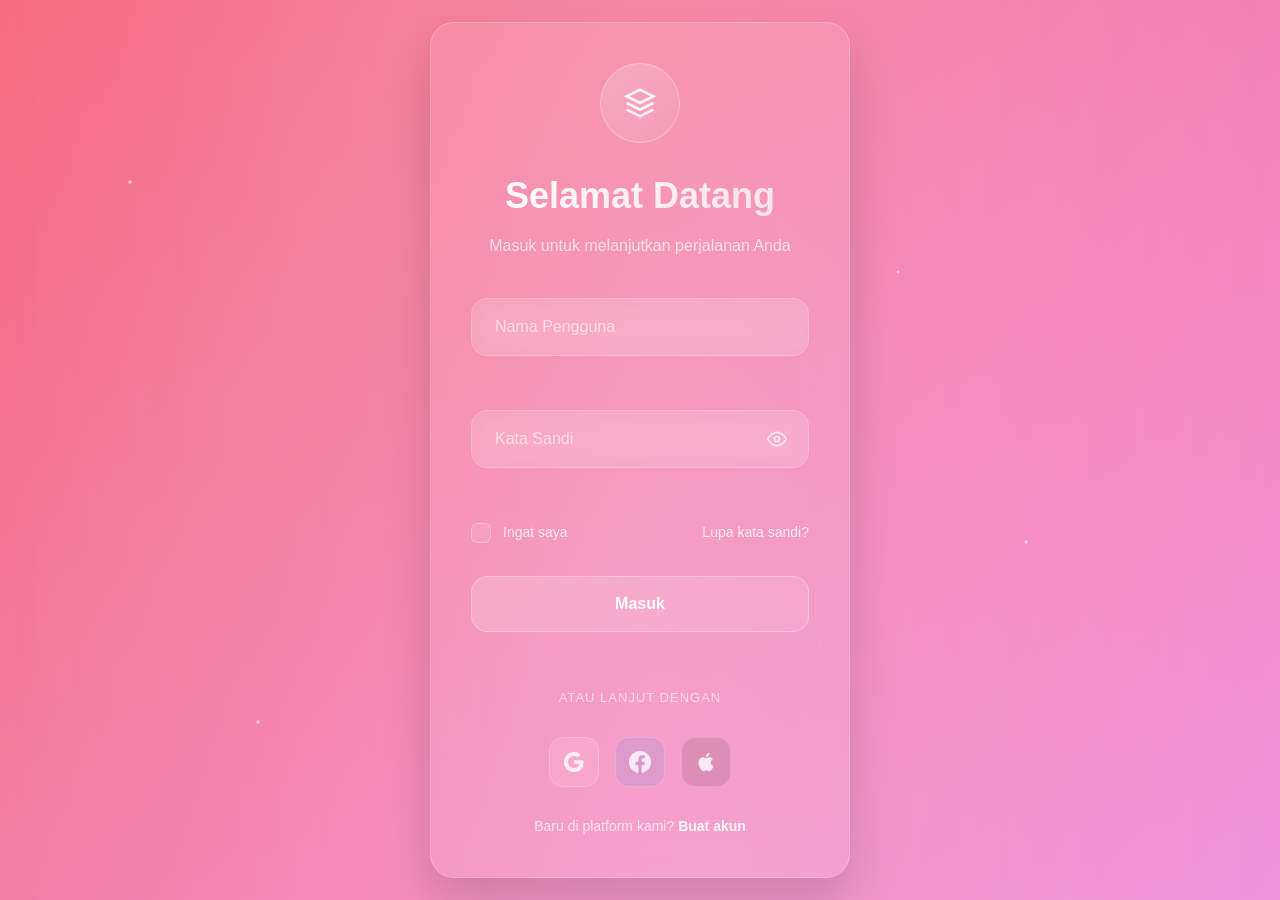
<file: login/index.html>
<!DOCTYPE html>
<html lang="en">
<head>
    <meta charset="UTF-8">
    <meta name="viewport" content="width=device-width, initial-scale=1.0">
    <title>Form Login Gradient Wave</title>
    <meta name="description" content="Form login animasi gradient dengan efek card tilt parallax, ripple, dan partikel bergerak.">
    <meta name="author" content="Aigars Silkalns / Colorlib">
    <link rel="canonical" href="https://puikinsh.github.io/login-forms/forms/gradient-wave/">
    <link rel="icon" type="image/svg+xml" href="data:image/svg+xml,<svg xmlns='http://www.w3.org/2000/svg' viewBox='0 0 100 100'><circle cx='50' cy='50' r='48' fill='%236366f1'/><text x='50' y='68' font-size='60' text-anchor='middle' fill='white' font-family='system-ui,sans-serif'>L</text></svg>">
    <meta property="og:type" content="website">
    <meta property="og:title" content="Form Login Gradient Wave">
    <meta property="og:description" content="Form login animasi gradient dengan efek card tilt parallax, ripple, dan partikel bergerak.">
    <meta property="og:url" content="https://puikinsh.github.io/login-forms/forms/gradient-wave/">
    <meta property="og:image" content="https://puikinsh.github.io/login-forms/assets/screenshots/gradient-wave.png">
    <meta name="twitter:card" content="summary_large_image">
    <meta name="twitter:title" content="Form Login Gradient Wave">
    <meta name="twitter:description" content="Form login animasi gradient dengan efek card tilt parallax, ripple, dan partikel bergerak.">
    <meta name="twitter:image" content="https://puikinsh.github.io/login-forms/assets/screenshots/gradient-wave.png">
    <link rel="stylesheet" href="style.css">
</head>
<body>
    <div class="wave-container">
        <div class="wave wave-1"></div>
        <div class="wave wave-2"></div>
        <div class="wave wave-3"></div>
        <div class="wave wave-4"></div>
    </div>

    <div class="gradient-particles">
        <div class="particle"></div>
        <div class="particle"></div>
        <div class="particle"></div>
        <div class="particle"></div>
        <div class="particle"></div>
        <div class="particle"></div>
    </div>

    <div class="login-container">
        <div class="login-card">
            <div class="card-glow"></div>

            <div class="login-header">
                <div class="gradient-icon">
                    <div class="icon-wave"></div>
                    <svg viewBox="0 0 24 24" fill="none" stroke="currentColor" stroke-width="2">
                        <path d="M12 2L2 7l10 5 10-5-10-5z"/>
                        <path d="M2 17l10 5 10-5"/>
                        <path d="M2 12l10 5 10-5"/>
                    </svg>
                </div>

                <h2>Selamat Datang</h2>
                <p>Masuk untuk melanjutkan perjalanan Anda</p>
            </div>
            
            <form class="login-form" id="loginForm" novalidate>
                <div class="form-group">
                    <div class="input-container">
                        <div class="input-bg"></div>
                        <input type="username" id="username" name="username" required autocomplete="username" placeholder=" ">
                        <label for="username">Nama Pengguna</label>
                        <div class="input-wave"></div>
                    </div>
                    <span class="error-message" id="emailError"></span>
                </div>

                <div class="form-group">
                    <div class="input-container password-container">
                        <div class="input-bg"></div>
                        <input type="password" id="password" name="password" required autocomplete="current-password" placeholder=" ">
                        <label for="password">Kata Sandi</label>
                        <button type="button" class="password-toggle" id="passwordToggle" aria-label="Toggle password visibility">
                            <div class="toggle-bg"></div>
                            <div class="toggle-icon">
                                <svg class="eye-open" viewBox="0 0 24 24" fill="none" stroke="currentColor" stroke-width="2">
                                    <path d="M1 12s4-8 11-8 11 8 11 8-4 8-11 8-11-8-11-8z"/>
                                    <circle cx="12" cy="12" r="3"/>
                                </svg>
                                <svg class="eye-closed" viewBox="0 0 24 24" fill="none" stroke="currentColor" stroke-width="2">
                                    <path d="M17.94 17.94A10.07 10.07 0 0 1 12 20c-7 0-11-8-11-8a18.45 18.45 0 0 1 5.06-5.94M9.9 4.24A9.12 9.12 0 0 1 12 4c7 0 11 8 11 8a18.5 18.5 0 0 1-2.16 3.19m-6.72-1.07a3 3 0 1 1-4.24-4.24"/>
                                    <line x1="1" y1="1" x2="23" y2="23"/>
                                </svg>
                            </div>
                        </button>
                        <div class="input-wave"></div>
                    </div>
                    <span class="error-message" id="passwordError"></span>
                </div>

                <div class="form-options">
                    <div class="checkbox-container">
                        <input type="checkbox" id="remember" name="remember">
                        <label for="remember" class="checkbox-label">
                            <div class="gradient-checkbox">
                                <div class="checkbox-bg"></div>
                                <svg viewBox="0 0 24 24" fill="none" stroke="currentColor" stroke-width="3">
                                    <polyline points="20 6 9 17 4 12"/>
                                </svg>
                            </div>
                            Ingat saya
                        </label>
                    </div>
                    <a href="#" class="forgot-link">Lupa kata sandi?</a>
                </div>

                <button type="submit" class="gradient-button">
                    <div class="button-bg"></div>
                    <div class="button-content">
                        <span class="btn-text">Masuk</span>
                        <div class="btn-loader">
                            <div class="loader-wave"></div>
                            <div class="loader-wave"></div>
                            <div class="loader-wave"></div>
                        </div>
                    </div>
                    <div class="button-ripple"></div>
                </button>
            </form>

            <div class="divider">
                <div class="divider-line">
                    <div class="line-gradient"></div>
                </div>
                <span>atau lanjut dengan</span>
                <div class="divider-line">
                    <div class="line-gradient"></div>
                </div>
            </div>

            <div class="social-login">
                <button type="button" class="social-btn">
                    <div class="social-bg google-bg"></div>
                    <svg viewBox="0 0 24 24" fill="currentColor">
                        <path d="M22.56 12.25c0-.78-.07-1.53-.2-2.25H12v4.26h5.92c-.26 1.37-1.04 2.53-2.21 3.31v2.77h3.57c2.08-1.92 3.28-4.74 3.28-8.09z"/>
                        <path d="M12 23c2.97 0 5.46-.98 7.28-2.66l-3.57-2.77c-.98.66-2.23 1.06-3.71 1.06-2.86 0-5.29-1.93-6.16-4.53H2.18v2.84C3.99 20.53 7.7 23 12 23z"/>
                        <path d="M5.84 14.09c-.22-.66-.35-1.36-.35-2.09s.13-1.43.35-2.09V7.07H2.18C1.43 8.55 1 10.22 1 12s.43 3.45 1.18 4.93l2.85-2.22.81-.62z"/>
                        <path d="M12 5.38c1.62 0 3.06.56 4.21 1.64l3.15-3.15C17.45 2.09 14.97 1 12 1 7.7 1 3.99 3.47 2.18 7.07l3.66 2.84c.87-2.6 3.3-4.53 6.16-4.53z"/>
                    </svg>
                </button>
                <button type="button" class="social-btn">
                    <div class="social-bg facebook-bg"></div>
                    <svg viewBox="0 0 24 24" fill="currentColor">
                        <path d="M24 12.073c0-6.627-5.373-12-12-12s-12 5.373-12 12c0 5.99 4.388 10.954 10.125 11.854v-8.385H7.078v-3.47h3.047V9.43c0-3.007 1.792-4.669 4.533-4.669 1.312 0 2.686.235 2.686.235v2.953H15.83c-1.491 0-1.956.925-1.956 1.874v2.25h3.328l-.532 3.47h-2.796v8.385C19.612 23.027 24 18.062 24 12.073z"/>
                    </svg>
                </button>
                <button type="button" class="social-btn">
                    <div class="social-bg apple-bg"></div>
                    <svg viewBox="0 0 24 24" fill="currentColor">
                        <path d="M18.71 19.5c-.83 1.24-1.71 2.45-3.05 2.47-1.34.03-1.77-.79-3.29-.79-1.53 0-2 .77-3.27.82-1.31.05-2.3-1.32-3.14-2.53C4.25 17 2.94 12.45 4.7 9.39c.87-1.52 2.43-2.48 4.12-2.51 1.28-.02 2.5.87 3.29.87.78 0 2.26-1.07 3.81-.91.65.03 2.47.26 3.64 1.98-.09.06-2.17 1.28-2.15 3.81.03 3.02 2.65 4.03 2.68 4.04-.03.07-.42 1.44-1.38 2.83M13 3.5c.73-.83 1.94-1.46 2.94-1.5.13 1.17-.34 2.35-1.04 3.19-.69.85-1.83 1.51-2.95 1.42-.15-1.15.41-2.35 1.05-3.11z"/>
                    </svg>
                </button>
            </div>

            <div class="signup-link">
                <p>Baru di platform kami? <a href="register.html">Buat akun</a></p>
            </div>

            <div class="success-message" id="successMessage">
                <div class="success-wave"></div>
                <div class="success-content">
                    <div class="success-icon">
                        <svg viewBox="0 0 24 24" fill="none" stroke="currentColor" stroke-width="2">
                            <polyline points="20 6 9 17 4 12"/>
                        </svg>
                    </div>
                    <h3>Selamat datang kembali!</h3>
                    <p>Mengalihkan ke dashboard Anda...</p>
                </div>
            </div>
        </div>
    </div>

    <script src="js/login.js"></script>
</body>
</html>
</file>
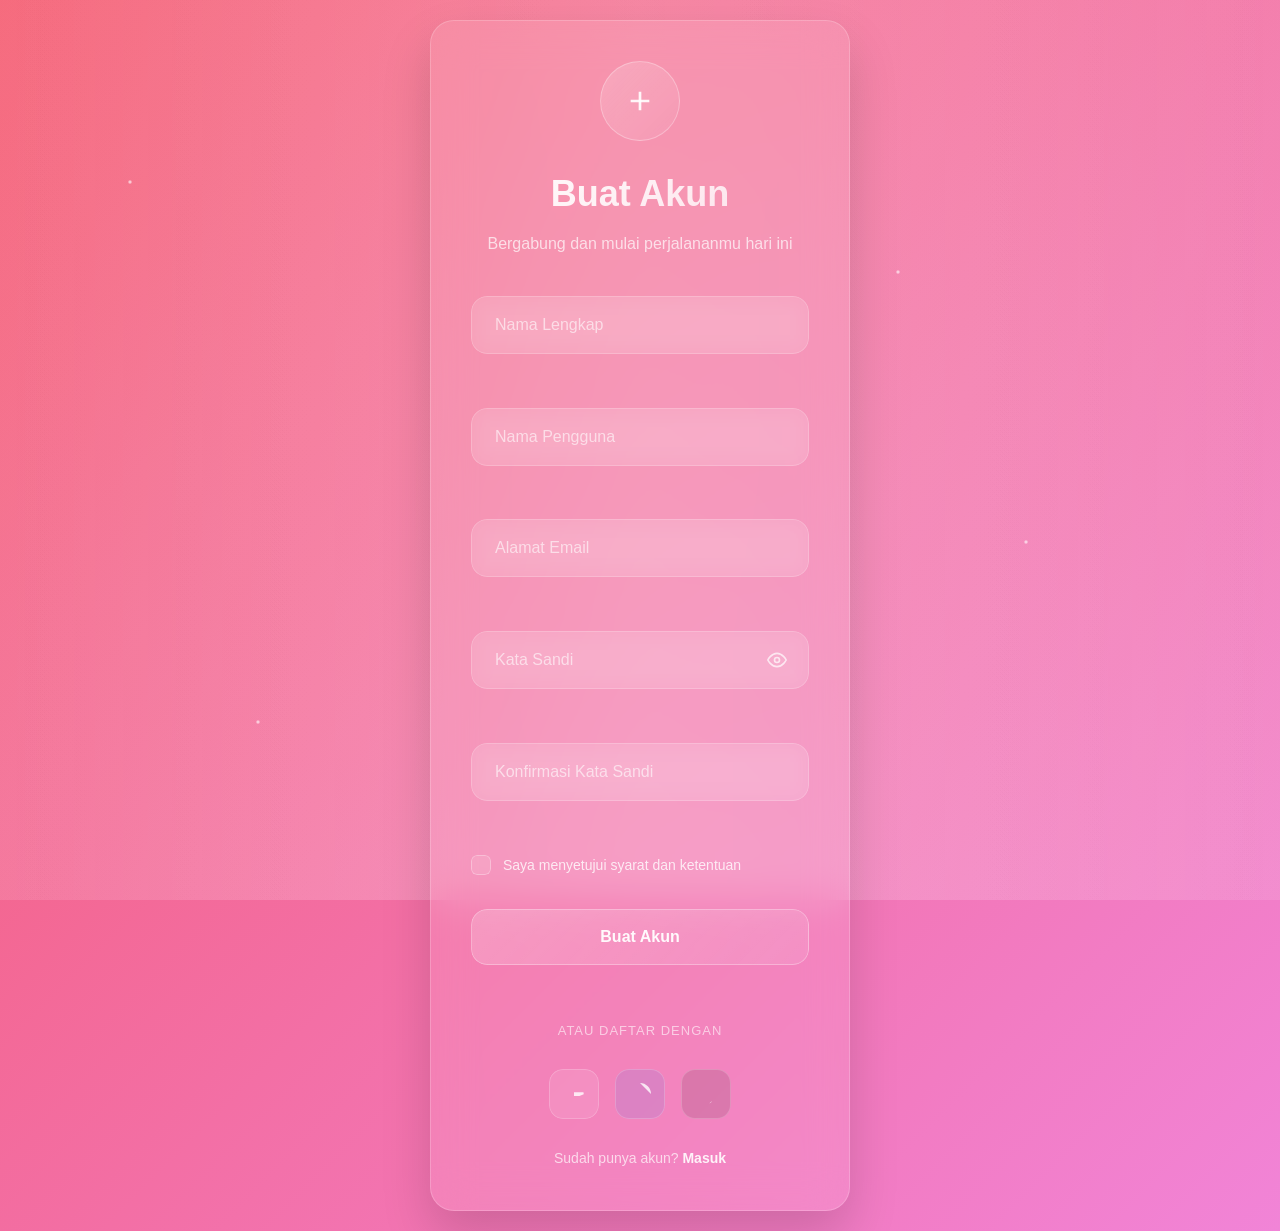
<file: login/register.html>
<!DOCTYPE html>
<html lang="en">
<head>
    <meta charset="UTF-8">
    <meta name="viewport" content="width=device-width, initial-scale=1.0">

    <title>Buat Akun</title>

    <link rel="stylesheet" href="style.css">
</head>
<body>

    <!-- Background Waves -->
    <div class="wave-container">
        <div class="wave wave-1"></div>
        <div class="wave wave-2"></div>
        <div class="wave wave-3"></div>
        <div class="wave wave-4"></div>
    </div>

    <!-- Particles -->
    <div class="gradient-particles">
        <div class="particle"></div>
        <div class="particle"></div>
        <div class="particle"></div>
        <div class="particle"></div>
        <div class="particle"></div>
        <div class="particle"></div>
    </div>

    <!-- Register Container -->
    <div class="login-container">

        <div class="login-card">

            <div class="card-glow"></div>

            <!-- Header -->
            <div class="login-header">

                <div class="gradient-icon">
                    <div class="icon-wave"></div>

                    <svg viewBox="0 0 24 24" fill="none" stroke="currentColor" stroke-width="2">
                        <path d="M12 5v14"/>
                        <path d="M5 12h14"/>
                    </svg>
                </div>

                <h2>Buat Akun</h2>

                <p>Bergabung dan mulai perjalananmu hari ini</p>
            </div>

            <!-- Register Form -->
            <form class="login-form" id="registerForm" novalidate>

                <!-- Full Name -->
                <div class="form-group">
                    <div class="input-container">
                        <div class="input-bg"></div>

                        <input
                            type="text"
                            id="fullname"
                            name="fullname"
                            required
                            autocomplete="name"
                            placeholder=" "
                        >

                        <label for="fullname">Nama Lengkap</label>

                        <div class="input-wave"></div>
                    </div>

                    <span class="error-message" id="fullnameError"></span>
                </div>

                <!-- Username -->
                <div class="form-group">
                    <div class="input-container">
                        <div class="input-bg"></div>

                        <input
                            type="text"
                            id="username"
                            name="username"
                            required
                            autocomplete="username"
                            placeholder=" "
                        >

                        <label for="username">Nama Pengguna</label>

                        <div class="input-wave"></div>
                    </div>

                    <span class="error-message" id="usernameError"></span>
                </div>

                <!-- Email -->
                <div class="form-group">
                    <div class="input-container">
                        <div class="input-bg"></div>

                        <input
                            type="email"
                            id="email"
                            name="email"
                            required
                            autocomplete="email"
                            placeholder=" "
                        >

                        <label for="email">Alamat Email</label>

                        <div class="input-wave"></div>
                    </div>

                    <span class="error-message" id="emailError"></span>
                </div>

                <!-- Password -->
                <div class="form-group">
                    <div class="input-container password-container">
                        <div class="input-bg"></div>

                        <input
                            type="password"
                            id="password"
                            name="password"
                            required
                            autocomplete="new-password"
                            placeholder=" "
                        >

                        <label for="password">Kata Sandi</label>

                        <button
                            type="button"
                            class="password-toggle"
                            id="passwordToggle"
                            aria-label="Toggle password visibility"
                        >
                            <div class="toggle-bg"></div>

                            <div class="toggle-icon">

                                <svg class="eye-open" viewBox="0 0 24 24" fill="none" stroke="currentColor" stroke-width="2">
                                    <path d="M1 12s4-8 11-8 11 8 11 8-4 8-11 8-11-8-11-8z"/>
                                    <circle cx="12" cy="12" r="3"/>
                                </svg>

                                <svg class="eye-closed" viewBox="0 0 24 24" fill="none" stroke="currentColor" stroke-width="2">
                                    <path d="M17.94 17.94A10.07 10.07 0 0 1 12 20c-7 0-11-8-11-8a18.45 18.45 0 0 1 5.06-5.94"/>
                                    <line x1="1" y1="1" x2="23" y2="23"/>
                                </svg>

                            </div>
                        </button>

                        <div class="input-wave"></div>
                    </div>

                    <span class="error-message" id="passwordError"></span>
                </div>

                <!-- Confirm Password -->
                <div class="form-group">
                    <div class="input-container password-container">
                        <div class="input-bg"></div>

                        <input
                            type="password"
                            id="confirmPassword"
                            name="confirmPassword"
                            required
                            autocomplete="new-password"
                            placeholder=" "
                        >

                        <label for="confirmPassword">Konfirmasi Kata Sandi</label>

                        <div class="input-wave"></div>
                    </div>

                    <span class="error-message" id="confirmPasswordError"></span>
                </div>

                <!-- Terms -->
                <div class="form-options">

                    <div class="checkbox-container">

                        <input type="checkbox" id="terms" required>

                        <label for="terms" class="checkbox-label">

                            <div class="gradient-checkbox">
                                <div class="checkbox-bg"></div>

                                <svg viewBox="0 0 24 24" fill="none" stroke="currentColor" stroke-width="3">
                                    <polyline points="20 6 9 17 4 12"/>
                                </svg>
                            </div>

                            Saya menyetujui syarat dan ketentuan
                        </label>
                    </div>

                </div>

                <!-- Submit -->
                <button type="submit" class="gradient-button">

                    <div class="button-bg"></div>

                    <div class="button-content">

                        <span class="btn-text">
                            Buat Akun
                        </span>

                        <div class="btn-loader">
                            <div class="loader-wave"></div>
                            <div class="loader-wave"></div>
                            <div class="loader-wave"></div>
                        </div>

                    </div>

                    <div class="button-ripple"></div>

                </button>

            </form>
            <p id="message"></p>

            <!-- Divider -->
            <div class="divider">

                <div class="divider-line">
                    <div class="line-gradient"></div>
                </div>

                <span>atau daftar dengan</span>

                <div class="divider-line">
                    <div class="line-gradient"></div>
                </div>

            </div>

            <!-- Social -->
            <div class="social-login">

                <button type="button" class="social-btn" aria-label="Google">
                    <div class="social-bg google-bg"></div>

                    <svg viewBox="0 0 24 24" fill="currentColor">
                        <path d="M22.56 12.25c0-.78-.07-1.53-.2-2.25H12v4.26h5.92"/>
                    </svg>
                </button>

                <button type="button" class="social-btn" aria-label="Facebook">
                    <div class="social-bg facebook-bg"></div>

                    <svg viewBox="0 0 24 24" fill="currentColor">
                        <path d="M24 12.073c0-6.627-5.373-12-12-12"/>
                    </svg>
                </button>

                <button type="button" class="social-btn" aria-label="Apple">
                    <div class="social-bg apple-bg"></div>

                    <svg viewBox="0 0 24 24" fill="currentColor">
                        <path d="M18.71 19.5c-.83 1.24-1.71 2.45-3.05 2.47"/>
                    </svg>
                </button>

            </div>

            <!-- Login Link -->
            <div class="signup-link">

                <p>
                    Sudah punya akun?
                    <a href="index.html">Masuk</a>
                </p>

            </div>

        </div>

    </div>

    <script src="js/register.js"></script>

</body>
</html>
</file>
<file: login/style.css>
/* Gradient Wave Login Form - Complete & Self-Contained */

* {
    margin: 0;
    padding: 0;
    box-sizing: border-box;
}

body {
    font-family: -apple-system, BlinkMacSystemFont, 'Segoe UI', Roboto, sans-serif;
    background: linear-gradient(-45deg, #667eea, #764ba2, #f093fb, #f5576c);
    background-size: 400% 400%;
    animation: gradientFlow 15s ease infinite;
    min-height: 100vh;
    display: flex;
    align-items: center;
    justify-content: center;
    padding: 20px;
    line-height: 1.6;
    overflow: hidden;
    position: relative;
}

@keyframes gradientFlow {
    0% { background-position: 0% 50%; }
    50% { background-position: 100% 50%; }
    100% { background-position: 0% 50%; }
}

/* Animated Wave Background */
.wave-container {
    position: fixed;
    top: 0;
    left: 0;
    width: 100%;
    height: 100%;
    z-index: 1;
    pointer-events: none;
}

.wave {
    position: absolute;
    top: 0;
    left: -50%;
    width: 200%;
    height: 100%;
    background: linear-gradient(90deg, transparent, rgba(255,255,255,0.1), transparent);
    transform-origin: center;
}

.wave-1 {
    animation: waveMove 20s linear infinite;
    animation-delay: 0s;
}

.wave-2 {
    animation: waveMove 25s linear infinite reverse;
    animation-delay: -5s;
    background: linear-gradient(90deg, transparent, rgba(255,255,255,0.05), transparent);
}

.wave-3 {
    animation: waveMove 30s linear infinite;
    animation-delay: -10s;
    background: linear-gradient(90deg, transparent, rgba(255,255,255,0.08), transparent);
}

.wave-4 {
    animation: waveMove 35s linear infinite reverse;
    animation-delay: -15s;
    background: linear-gradient(90deg, transparent, rgba(255,255,255,0.03), transparent);
}

@keyframes waveMove {
    0% { transform: translateX(-50%) skewX(-5deg); }
    100% { transform: translateX(50%) skewX(-5deg); }
}

/* Gradient Particles */
.gradient-particles {
    position: fixed;
    top: 0;
    left: 0;
    width: 100%;
    height: 100%;
    z-index: 2;
    pointer-events: none;
}

.particle {
    position: absolute;
    width: 4px;
    height: 4px;
    background: radial-gradient(circle, rgba(255,255,255,0.8), transparent);
    border-radius: 50%;
    animation: particleFloat 15s linear infinite;
}

.particle:nth-child(1) { top: 20%; left: 10%; animation-delay: 0s; }
.particle:nth-child(2) { top: 60%; left: 80%; animation-delay: -3s; }
.particle:nth-child(3) { top: 80%; left: 20%; animation-delay: -6s; }
.particle:nth-child(4) { top: 30%; left: 70%; animation-delay: -9s; }
.particle:nth-child(5) { top: 10%; left: 60%; animation-delay: -12s; }
.particle:nth-child(6) { top: 70%; left: 40%; animation-delay: -15s; }

@keyframes particleFloat {
    0%, 100% { transform: translateY(0) translateX(0) scale(1); opacity: 0; }
    10%, 90% { opacity: 1; }
    50% { transform: translateY(-100px) translateX(50px) scale(1.5); }
}

.login-container {
    width: 100%;
    max-width: 420px;
    position: relative;
    z-index: 10;
}

.login-card {
    background: rgba(255, 255, 255, 0.1);
    backdrop-filter: blur(20px);
    -webkit-backdrop-filter: blur(20px);
    border: 1px solid rgba(255, 255, 255, 0.2);
    border-radius: 24px;
    padding: 40px;
    position: relative;
    overflow: hidden;
    box-shadow: 0 25px 50px rgba(0, 0, 0, 0.15);
    transition: all 0.3s ease;
}

.login-card:hover {
    transform: translateY(-5px);
    box-shadow: 0 35px 70px rgba(0, 0, 0, 0.2);
}

.card-glow {
    position: absolute;
    top: -2px;
    left: -2px;
    right: -2px;
    bottom: -2px;
    background: linear-gradient(45deg, #667eea, #764ba2, #f093fb, #f5576c);
    background-size: 400% 400%;
    animation: gradientFlow 8s ease infinite;
    border-radius: 24px;
    z-index: -1;
    opacity: 0;
    transition: opacity 0.3s ease;
}

.login-card:hover .card-glow {
    opacity: 1;
}

.login-header {
    text-align: center;
    margin-bottom: 40px;
}

.gradient-icon {
    width: 80px;
    height: 80px;
    margin: 0 auto 24px;
    background: linear-gradient(135deg, rgba(255,255,255,0.2), rgba(255,255,255,0.05));
    border-radius: 50%;
    display: flex;
    align-items: center;
    justify-content: center;
    position: relative;
    overflow: hidden;
    border: 1px solid rgba(255,255,255,0.3);
}

.icon-wave {
    position: absolute;
    top: 0;
    left: -100%;
    width: 100%;
    height: 100%;
    background: linear-gradient(90deg, transparent, rgba(255,255,255,0.3), transparent);
    animation: iconWaveMove 3s ease-in-out infinite;
}

@keyframes iconWaveMove {
    0% { left: -100%; }
    100% { left: 100%; }
}

.gradient-icon svg {
    width: 32px;
    height: 32px;
    color: rgba(255,255,255,0.9);
    z-index: 1;
}

.login-header h2 {
    color: rgba(255,255,255,0.95);
    font-size: 2.25rem;
    font-weight: 700;
    margin-bottom: 8px;
    background: linear-gradient(135deg, #ffffff, rgba(255,255,255,0.7));
    -webkit-background-clip: text;
    background-clip: text;
    -webkit-text-fill-color: transparent;
}

.login-header p {
    color: rgba(255,255,255,0.7);
    font-size: 16px;
    font-weight: 400;
}

/* Gradient Form Styles */
.form-group {
    margin-bottom: 28px;
    position: relative;
}

.input-container {
    position: relative;
    overflow: hidden;
    border-radius: 16px;
}

.input-bg {
    position: absolute;
    top: 0;
    left: 0;
    right: 0;
    bottom: 0;
    background: rgba(255,255,255,0.1);
    -webkit-backdrop-filter: blur(10px);
    backdrop-filter: blur(10px);
    border: 1px solid rgba(255,255,255,0.2);
    border-radius: 16px;
    transition: all 0.3s ease;
}

.input-container:focus-within .input-bg {
    background: rgba(255,255,255,0.15);
    border-color: rgba(255,255,255,0.4);
    box-shadow: 0 8px 25px rgba(0,0,0,0.1);
}

.input-container input {
    width: 100%;
    background: transparent;
    border: none;
    padding: 20px 24px;
    color: rgba(255,255,255,0.95);
    font-size: 16px;
    font-weight: 500;
    outline: none;
    position: relative;
    z-index: 2;
}

.input-container input::placeholder {
    color: transparent;
}

.input-container input:-webkit-autofill,
.input-container input:-webkit-autofill:hover,
.input-container input:-webkit-autofill:focus {
    -webkit-box-shadow: 0 0 0 30px rgba(255,255,255,0.1) inset;
    -webkit-text-fill-color: rgba(255,255,255,0.95);
}

.input-container label {
    position: absolute;
    left: 24px;
    top: 50%;
    transform: translateY(-50%);
    color: rgba(255,255,255,0.6);
    font-size: 16px;
    font-weight: 400;
    pointer-events: none;
    transition: all 0.3s ease;
    z-index: 3;
}

.input-container input:focus + label,
.input-container input:not(:placeholder-shown) + label {
    top: 12px;
    font-size: 12px;
    color: rgba(255,255,255,0.8);
    transform: translateY(0);
}

.input-wave {
    position: absolute;
    bottom: 0;
    left: -100%;
    width: 100%;
    height: 2px;
    background: linear-gradient(90deg, transparent, rgba(255,255,255,0.8), transparent);
    transition: all 0.3s ease;
    z-index: 4;
}

.input-container:focus-within .input-wave {
    left: 100%;
    animation: inputWaveFlow 1s ease-in-out;
}

@keyframes inputWaveFlow {
    0% { left: -100%; }
    100% { left: 100%; }
}

/* Password Toggle */
.password-container {
    padding-right: 60px;
}

.password-toggle {
    position: absolute;
    right: 12px;
    top: 50%;
    transform: translateY(-50%);
    background: transparent;
    border: none;
    width: 40px;
    height: 40px;
    border-radius: 12px;
    cursor: pointer;
    display: flex;
    align-items: center;
    justify-content: center;
    z-index: 5;
    overflow: hidden;
    transition: all 0.3s ease;
}

.toggle-bg {
    position: absolute;
    top: 0;
    left: 0;
    right: 0;
    bottom: 0;
    background: rgba(255,255,255,0.1);
    border-radius: 12px;
    opacity: 0;
    transition: all 0.3s ease;
}

.password-toggle:hover .toggle-bg {
    opacity: 1;
}

.toggle-icon {
    position: relative;
    z-index: 1;
    width: 20px;
    height: 20px;
    color: rgba(255,255,255,0.7);
}

.toggle-icon svg {
    width: 100%;
    height: 100%;
    position: absolute;
    top: 0;
    left: 0;
    transition: all 0.3s ease;
}

.eye-closed {
    opacity: 0;
    transform: scale(0.8);
}

.password-toggle.show-password .eye-open {
    opacity: 0;
    transform: scale(0.8);
}

.password-toggle.show-password .eye-closed {
    opacity: 1;
    transform: scale(1);
}

/* Form Options */
.form-options {
    display: flex;
    justify-content: space-between;
    align-items: center;
    margin-bottom: 32px;
    flex-wrap: wrap;
    gap: 16px;
}

.checkbox-container {
    display: flex;
    align-items: center;
    cursor: pointer;
}

.checkbox-container input[type="checkbox"] {
    display: none;
}

.checkbox-label {
    display: flex;
    align-items: center;
    gap: 12px;
    cursor: pointer;
    user-select: none;
    color: rgba(255,255,255,0.8);
    font-size: 14px;
    font-weight: 500;
}

.gradient-checkbox {
    width: 20px;
    height: 20px;
    border-radius: 6px;
    position: relative;
    overflow: hidden;
}

.checkbox-bg {
    position: absolute;
    top: 0;
    left: 0;
    right: 0;
    bottom: 0;
    background: rgba(255,255,255,0.1);
    border: 1px solid rgba(255,255,255,0.3);
    border-radius: 6px;
    transition: all 0.3s ease;
}

.checkbox-container input[type="checkbox"]:checked + .checkbox-label .checkbox-bg {
    background: linear-gradient(135deg, #667eea, #764ba2);
    border-color: rgba(255,255,255,0.5);
}

.gradient-checkbox svg {
    position: absolute;
    top: 50%;
    left: 50%;
    transform: translate(-50%, -50%) scale(0);
    width: 12px;
    height: 12px;
    color: white;
    transition: all 0.3s ease;
    z-index: 1;
}

.checkbox-container input[type="checkbox"]:checked + .checkbox-label svg {
    transform: translate(-50%, -50%) scale(1);
}

.forgot-link {
    color: rgba(255,255,255,0.8);
    text-decoration: none;
    font-size: 14px;
    font-weight: 500;
    transition: all 0.3s ease;
    position: relative;
}

.forgot-link::after {
    content: '';
    position: absolute;
    bottom: -2px;
    left: 0;
    width: 0;
    height: 1px;
    background: rgba(255,255,255,0.8);
    transition: width 0.3s ease;
}

.forgot-link:hover::after {
    width: 100%;
}

.forgot-link:hover {
    color: rgba(255,255,255,1);
}

/* Gradient Button */
.gradient-button {
    width: 100%;
    background: transparent;
    border: none;
    border-radius: 16px;
    padding: 0;
    cursor: pointer;
    position: relative;
    margin-bottom: 28px;
    overflow: hidden;
    height: 56px;
}

.button-bg {
    position: absolute;
    top: 0;
    left: 0;
    right: 0;
    bottom: 0;
    background: linear-gradient(135deg, rgba(255,255,255,0.2), rgba(255,255,255,0.1));
    border: 1px solid rgba(255,255,255,0.3);
    border-radius: 16px;
    transition: all 0.3s ease;
}

.gradient-button:hover .button-bg {
    background: linear-gradient(135deg, rgba(255,255,255,0.3), rgba(255,255,255,0.15));
    border-color: rgba(255,255,255,0.5);
    box-shadow: 0 8px 25px rgba(0,0,0,0.15);
}

.button-content {
    position: relative;
    z-index: 2;
    display: flex;
    align-items: center;
    justify-content: center;
    height: 100%;
    color: rgba(255,255,255,0.95);
    font-size: 16px;
    font-weight: 600;
}

.btn-loader {
    position: absolute;
    display: flex;
    gap: 4px;
    opacity: 0;
    transition: opacity 0.3s ease;
}

.loader-wave {
    width: 4px;
    height: 16px;
    background: rgba(255,255,255,0.8);
    border-radius: 2px;
    animation: loaderWave 1.2s ease-in-out infinite;
}

.loader-wave:nth-child(2) { animation-delay: 0.1s; }
.loader-wave:nth-child(3) { animation-delay: 0.2s; }

@keyframes loaderWave {
    0%, 80%, 100% { transform: scaleY(0.5); opacity: 0.5; }
    40% { transform: scaleY(1); opacity: 1; }
}

.gradient-button.loading .btn-text {
    opacity: 0;
}

.gradient-button.loading .btn-loader {
    opacity: 1;
}

.button-ripple {
    position: absolute;
    top: 0;
    left: 0;
    right: 0;
    bottom: 0;
    border-radius: 16px;
    overflow: hidden;
    pointer-events: none;
}

/* Divider */
.divider {
    display: flex;
    align-items: center;
    margin: 28px 0;
    gap: 16px;
}

.divider-line {
    flex: 1;
    height: 1px;
    position: relative;
    overflow: hidden;
}

.line-gradient {
    position: absolute;
    top: 0;
    left: -100%;
    width: 100%;
    height: 100%;
    background: linear-gradient(90deg, transparent, rgba(255,255,255,0.3), transparent);
    animation: lineFlow 3s ease-in-out infinite;
}

@keyframes lineFlow {
    0%, 100% { left: -100%; }
    50% { left: 100%; }
}

.divider span {
    color: rgba(255,255,255,0.6);
    font-size: 13px;
    font-weight: 500;
    text-transform: uppercase;
    letter-spacing: 1px;
}

/* Social Login */
.social-login {
    display: flex;
    justify-content: center;
    gap: 16px;
    margin-bottom: 28px;
}

.social-btn {
    width: 50px;
    height: 50px;
    background: transparent;
    border: none;
    border-radius: 14px;
    cursor: pointer;
    display: flex;
    align-items: center;
    justify-content: center;
    position: relative;
    overflow: hidden;
    transition: all 0.3s ease;
}

.social-bg {
    position: absolute;
    top: 0;
    left: 0;
    right: 0;
    bottom: 0;
    border: 1px solid rgba(255,255,255,0.2);
    border-radius: 14px;
    transition: all 0.3s ease;
}

.google-bg {
    background: rgba(255,255,255,0.1);
}

.facebook-bg {
    background: rgba(24, 119, 242, 0.1);
}

.apple-bg {
    background: rgba(0,0,0,0.1);
}

.social-btn:hover .social-bg {
    background: rgba(255,255,255,0.2);
    border-color: rgba(255,255,255,0.4);
    transform: scale(1.05);
}

.social-btn svg {
    width: 22px;
    height: 22px;
    color: rgba(255,255,255,0.8);
    z-index: 1;
    transition: all 0.3s ease;
}

.social-btn:hover svg {
    color: rgba(255,255,255,1);
}

/* Signup Link */
.signup-link {
    text-align: center;
}

.signup-link p {
    color: rgba(255,255,255,0.7);
    font-size: 14px;
}

.signup-link a {
    color: rgba(255,255,255,0.9);
    text-decoration: none;
    font-weight: 600;
    transition: all 0.3s ease;
    position: relative;
}

.signup-link a::after {
    content: '';
    position: absolute;
    bottom: -2px;
    left: 0;
    width: 0;
    height: 1px;
    background: rgba(255,255,255,0.9);
    transition: width 0.3s ease;
}

.signup-link a:hover::after {
    width: 100%;
}

/* Error States */
.error-message {
    color: #ff6b6b;
    font-size: 12px;
    font-weight: 500;
    margin-top: 8px;
    margin-left: 8px;
    opacity: 0;
    transform: translateY(-10px);
    transition: all 0.3s ease;
    background: rgba(255, 107, 107, 0.1);
    padding: 4px 8px;
    border-radius: 6px;
    -webkit-backdrop-filter: blur(10px);
    backdrop-filter: blur(10px);
}

.error-message.show {
    opacity: 1;
    transform: translateY(0);
}

.form-group.error .input-bg {
    background: rgba(255, 107, 107, 0.1);
    border-color: rgba(255, 107, 107, 0.4);
}

/* Success Message */
.success-message {
    display: none;
    text-align: center;
    padding: 40px 20px;
    opacity: 0;
    transform: translateY(20px);
    transition: all 0.5s ease;
    position: relative;
    overflow: hidden;
}

.success-message.show {
    display: block;
    opacity: 1;
    transform: translateY(0);
}

.success-wave {
    position: absolute;
    top: 0;
    left: -100%;
    width: 100%;
    height: 100%;
    background: linear-gradient(90deg, transparent, rgba(255,255,255,0.1), transparent);
    animation: successWaveMove 2s ease-in-out;
}

@keyframes successWaveMove {
    0% { left: -100%; }
    100% { left: 100%; }
}

.success-content {
    position: relative;
    z-index: 1;
}

.success-icon {
    width: 60px;
    height: 60px;
    background: linear-gradient(135deg, #4facfe, #00f2fe);
    border-radius: 50%;
    display: flex;
    align-items: center;
    justify-content: center;
    margin: 0 auto 20px;
    color: white;
    animation: successPulse 0.6s ease-out;
}

@keyframes successPulse {
    0% { transform: scale(0); }
    50% { transform: scale(1.1); }
    100% { transform: scale(1); }
}

.success-icon svg {
    width: 28px;
    height: 28px;
}

.success-message h3 {
    color: rgba(255,255,255,0.95);
    font-size: 1.5rem;
    margin-bottom: 8px;
}

.success-message p {
    color: rgba(255,255,255,0.7);
    font-size: 14px;
}

/* Mobile Responsive */
@media (max-width: 480px) {
    body {
        padding: 16px;
    }
    
    .login-card {
        padding: 28px;
        border-radius: 20px;
    }
    
    .login-header h2 {
        font-size: 1.875rem;
    }
    
    .gradient-icon {
        width: 64px;
        height: 64px;
    }
    
    .form-options {
        flex-direction: column;
        align-items: flex-start;
        gap: 16px;
    }
    
    .wave {
        width: 150%;
        left: -25%;
    }
}
/* === Accessibility: keyboard focus indicators === */
/* Restores visible focus rings for keyboard users without affecting mouse interaction. */
:focus-visible {
    outline: 2px solid currentColor;
    outline-offset: 2px;
    border-radius: 4px;
}

/* Reduced motion: respect user preference. Animations defined per form will tone down. */
@media (prefers-reduced-motion: reduce) {
    *, *::before, *::after {
        animation-duration: 0.01ms !important;
        animation-iteration-count: 1 !important;
        transition-duration: 0.01ms !important;
        scroll-behavior: auto !important;
    }
}
</file>
